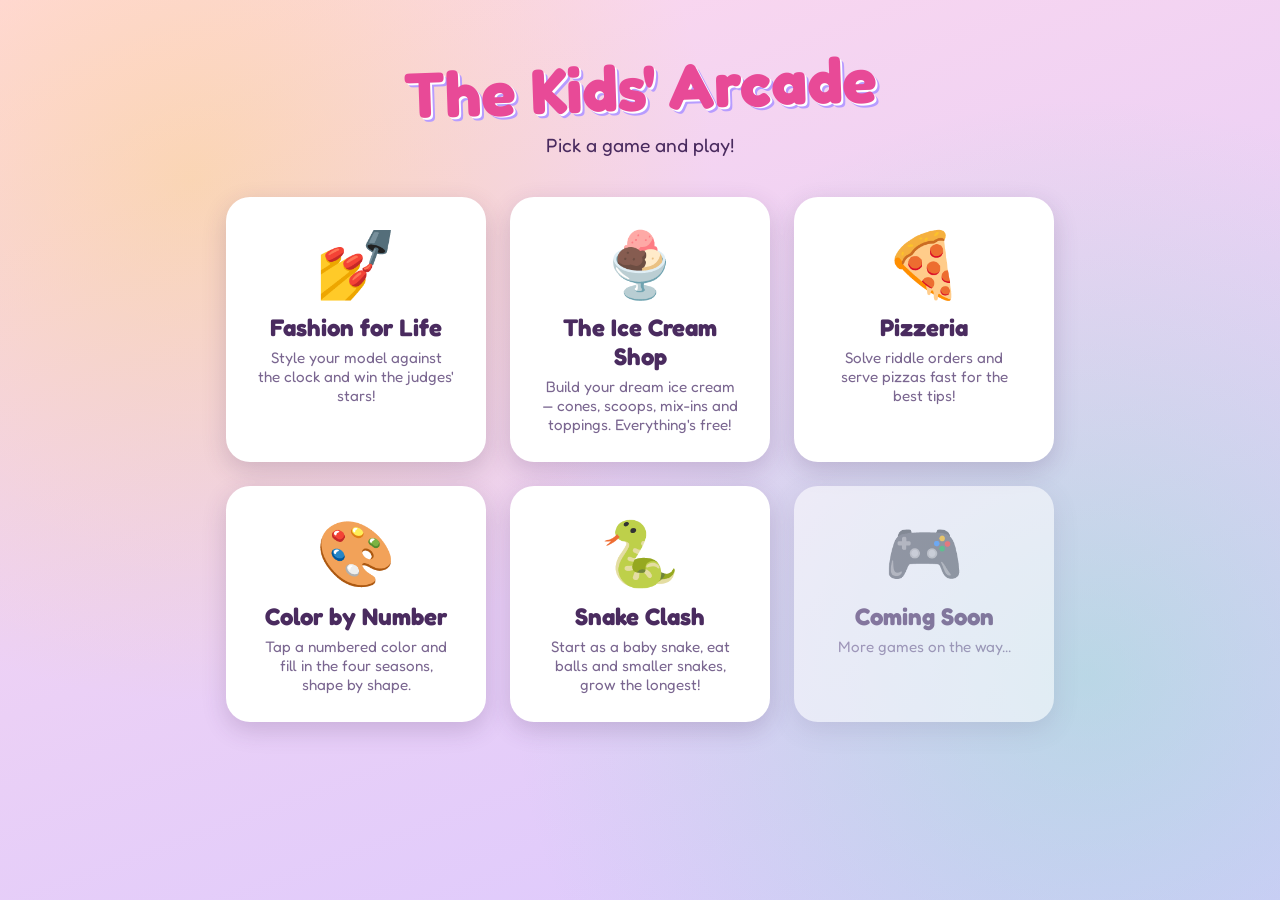
<file: index.html>
<!DOCTYPE html>
<html lang="en">
<head>
<meta charset="UTF-8">
<meta name="viewport" content="width=device-width, initial-scale=1">
<title>The Kids' Arcade</title>
<link href="https://fonts.googleapis.com/css2?family=Fredoka:wght@400;600;700&display=swap" rel="stylesheet">
<style>
  * { margin: 0; padding: 0; box-sizing: border-box; }
  body {
    font-family: 'Fredoka', 'Chalkboard SE', 'Comic Sans MS', sans-serif;
    min-height: 100dvh;
    display: flex; flex-direction: column; align-items: center;
    padding: 48px 20px;
    color: #4a2b5f;
    background:
      radial-gradient(circle at 15% 20%, rgba(255, 212, 71, .35), transparent 40%),
      radial-gradient(circle at 85% 75%, rgba(127, 232, 198, .4), transparent 45%),
      linear-gradient(160deg, #ffd9ec, #d9c8ff);
  }
  h1 {
    font-size: clamp(2.4rem, 7vw, 4rem);
    color: #e84a97;
    text-shadow: 2px 2px 0 #fff, 4px 4px 0 #b79cff;
    transform: rotate(-2deg);
    margin-bottom: 8px;
  }
  .sub { font-size: 1.2rem; margin-bottom: 40px; }
  .games { display: flex; flex-wrap: wrap; gap: 24px; justify-content: center; max-width: 900px; }
  .game-card {
    display: block; text-decoration: none; color: inherit;
    background: #fff; border-radius: 24px; padding: 28px 32px;
    width: 260px; text-align: center;
    box-shadow: 0 8px 24px rgba(74, 43, 95, .2);
    transition: transform .15s;
  }
  .game-card:hover, .game-card:focus-visible { transform: translateY(-6px) rotate(-1deg); }
  .game-card .icon { font-size: 4rem; }
  .game-card h2 { font-size: 1.5rem; margin: 10px 0 6px; }
  .game-card p { font-size: .95rem; color: #7a6690; }
  .soon { opacity: .55; pointer-events: none; }
</style>
</head>
<body>
  <h1>The Kids' Arcade</h1>
  <p class="sub">Pick a game and play!</p>
  <div class="games">
    <a class="game-card" href="fashion-for-life/">
      <div class="icon">💅</div>
      <h2>Fashion for Life</h2>
      <p>Style your model against the clock and win the judges' stars!</p>
    </a>
    <a class="game-card" href="ice-cream-shop/">
      <div class="icon">🍨</div>
      <h2>The Ice Cream Shop</h2>
      <p>Build your dream ice cream — cones, scoops, mix-ins and toppings. Everything's free!</p>
    </a>
    <a class="game-card" href="pizzeria/">
      <div class="icon">🍕</div>
      <h2>Pizzeria</h2>
      <p>Solve riddle orders and serve pizzas fast for the best tips!</p>
    </a>
    <a class="game-card" href="color-by-number/">
      <div class="icon">🎨</div>
      <h2>Color by Number</h2>
      <p>Tap a numbered color and fill in the four seasons, shape by shape.</p>
    </a>
    <a class="game-card" href="snake-clash/">
      <div class="icon">🐍</div>
      <h2>Snake Clash</h2>
      <p>Start as a baby snake, eat balls and smaller snakes, grow the longest!</p>
    </a>
    <div class="game-card soon">
      <div class="icon">🎮</div>
      <h2>Coming Soon</h2>
      <p>More games on the way…</p>
    </div>
  </div>
</body>
</html>
</file>
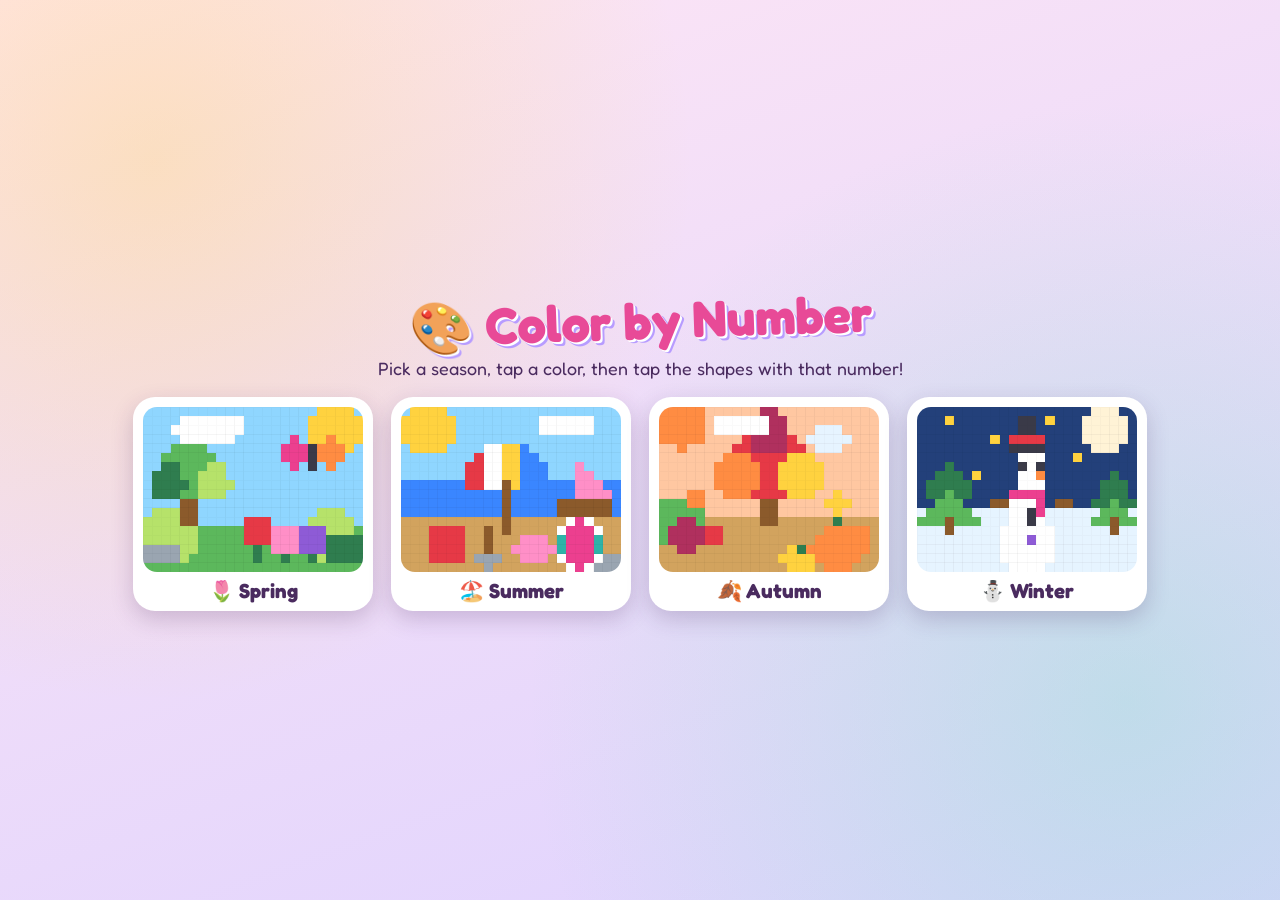
<file: color-by-number/index.html>
<!DOCTYPE html>
<html lang="en">
<head>
<meta charset="UTF-8">
<meta name="viewport" content="width=device-width, initial-scale=1, maximum-scale=1, user-scalable=no">
<meta name="apple-mobile-web-app-capable" content="yes">
<title>Color by Number</title>
<link href="https://fonts.googleapis.com/css2?family=Fredoka:wght@400;500;600;700&display=swap" rel="stylesheet">
<link rel="stylesheet" href="style.css">
</head>
<body>

<!-- pick a scene -->
<div id="screen-pick" class="screen active">
  <h1>🎨 Color by Number</h1>
  <p class="sub">Pick a season, tap a color, then tap the shapes with that number!</p>
  <div id="sceneList" class="scene-list"></div>
</div>

<!-- coloring -->
<div id="screen-color" class="screen">
  <header class="top-bar">
    <button id="btnBack" class="small-btn">◀ Pictures</button>
    <span id="sceneName" class="scene-name"></span>
    <span id="progress" class="progress"></span>
  </header>

  <div class="work">
    <div id="canvas" class="canvas"></div>
    <div id="palette" class="palette"></div>
  </div>
</div>

<!-- finished -->
<div id="overlay-done" class="overlay hidden">
  <div class="done-card">
    <div class="done-face">🎉</div>
    <h2 id="doneTitle"></h2>
    <div id="donePic" class="done-pic"></div>
    <div class="done-btns">
      <button id="btnSave" class="big-btn">📸 Save picture</button>
      <button id="btnAgain" class="small-btn">🔁 Color it again</button>
      <button id="btnPickNew" class="small-btn">🖼 Another picture</button>
    </div>
  </div>
</div>

<script src="game.js"></script>
</body>
</html>
</file>
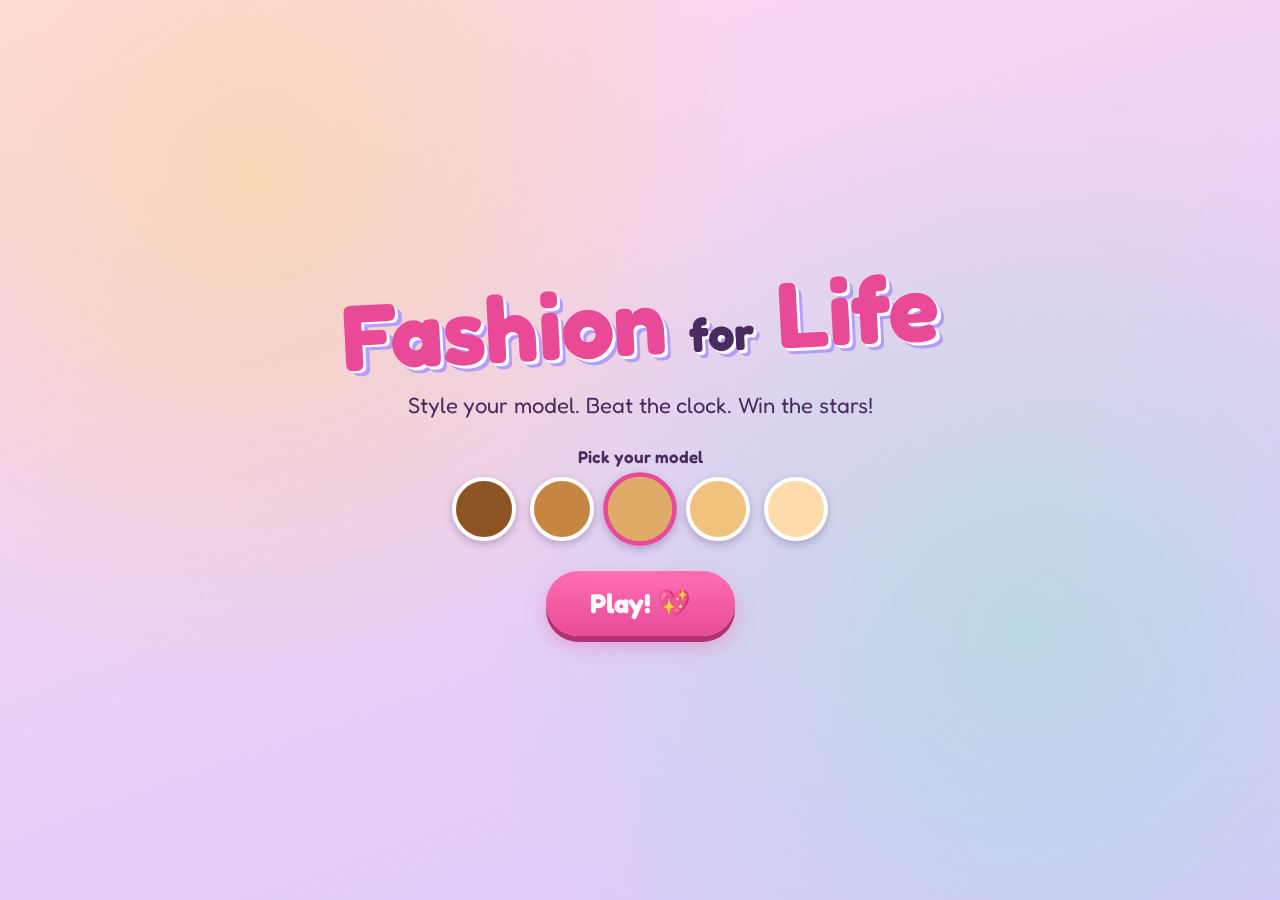
<file: fashion-for-life/index.html>
<!DOCTYPE html>
<html lang="en">
<head>
<meta charset="UTF-8">
<meta name="viewport" content="width=device-width, initial-scale=1, maximum-scale=1, user-scalable=no">
<meta name="apple-mobile-web-app-capable" content="yes">
<title>Fashion for Life</title>
<link rel="preconnect" href="https://fonts.googleapis.com">
<link href="https://fonts.googleapis.com/css2?family=Fredoka:wght@400;500;600;700&display=swap" rel="stylesheet">
<link rel="stylesheet" href="style.css">
</head>
<body>

<!-- TITLE -->
<div id="screen-title" class="screen active">
  <div class="title-card">
    <h1 class="game-title">Fashion <span>for</span> Life</h1>
    <p class="tagline">Style your model. Beat the clock. Win the stars!</p>
    <div class="skin-pick">
      <p>Pick your model</p>
      <div id="skinRow"></div>
    </div>
    <button id="btnPlay" class="big-btn">Play! 💖</button>
  </div>
</div>

<!-- THEME ANNOUNCEMENT -->
<div id="overlay-theme" class="overlay hidden">
  <div class="theme-card">
    <p class="round-label" id="themeRound"></p>
    <div class="theme-emoji" id="themeEmoji"></div>
    <h2 id="themeName"></h2>
    <p class="theme-hint" id="themeHint"></p>
    <p class="theme-time" id="themeTime"></p>
  </div>
</div>

<!-- SALON -->
<div id="screen-salon" class="screen">
  <header class="salon-header">
    <div class="theme-banner" id="salonTheme"></div>
    <div class="timer" id="timer">⏰ 90</div>
    <button id="btnDone" class="done-btn">Done! ✨</button>
  </header>
  <main class="salon-main">
    <div class="doll-area">
      <div class="mirror"></div>
      <div id="dollWrap"></div>
      <div class="salon-chair"></div>
    </div>
    <div class="panel">
      <nav class="tabs" id="tabs"></nav>
      <div class="tab-content" id="tabContent"></div>
    </div>
  </main>
</div>

<!-- STAGE -->
<div id="screen-stage" class="screen">
  <div class="curtain left"></div>
  <div class="curtain right"></div>
  <div class="stage-inner">
    <h2 class="stage-title" id="stageTitle">Judging time!</h2>
    <div class="spotlight">
      <div id="stageDoll"></div>
    </div>
    <div id="poseBar" class="pose-bar hidden">
      <p>Strike a pose!</p>
      <div id="poseBtns" class="pose-btns"></div>
      <button id="btnReady" class="big-btn">Ready! ✨</button>
    </div>
    <div class="judges" id="judges"></div>
    <div class="player-stars" id="playerStars"></div>
    <div id="scoreboard" class="scoreboard hidden"></div>
    <div class="stage-btns">
      <button id="btnPhoto" class="done-btn hidden">📸 Save Photo</button>
      <button id="btnNext" class="big-btn hidden">Next ➜</button>
    </div>
  </div>
</div>

<!-- UNLOCKS -->
<div id="overlay-unlock" class="overlay hidden">
  <div class="unlock-card">
    <h2>🎁 New Supplies!</h2>
    <div id="unlockItems"></div>
    <button id="btnUnlockOk" class="big-btn">Yay!</button>
  </div>
</div>

<!-- FINAL -->
<div id="screen-final" class="screen">
  <div class="final-card">
    <div class="trophy">🏆</div>
    <h2 id="finalTitle"></h2>
    <div id="finalBoard"></div>
    <button id="btnPhotoFinal" class="done-btn">📸 Save Photo</button>
    <button id="btnAgain" class="big-btn">Play Again 💫</button>
  </div>
</div>

<script src="game.js"></script>
</body>
</html>
</file>
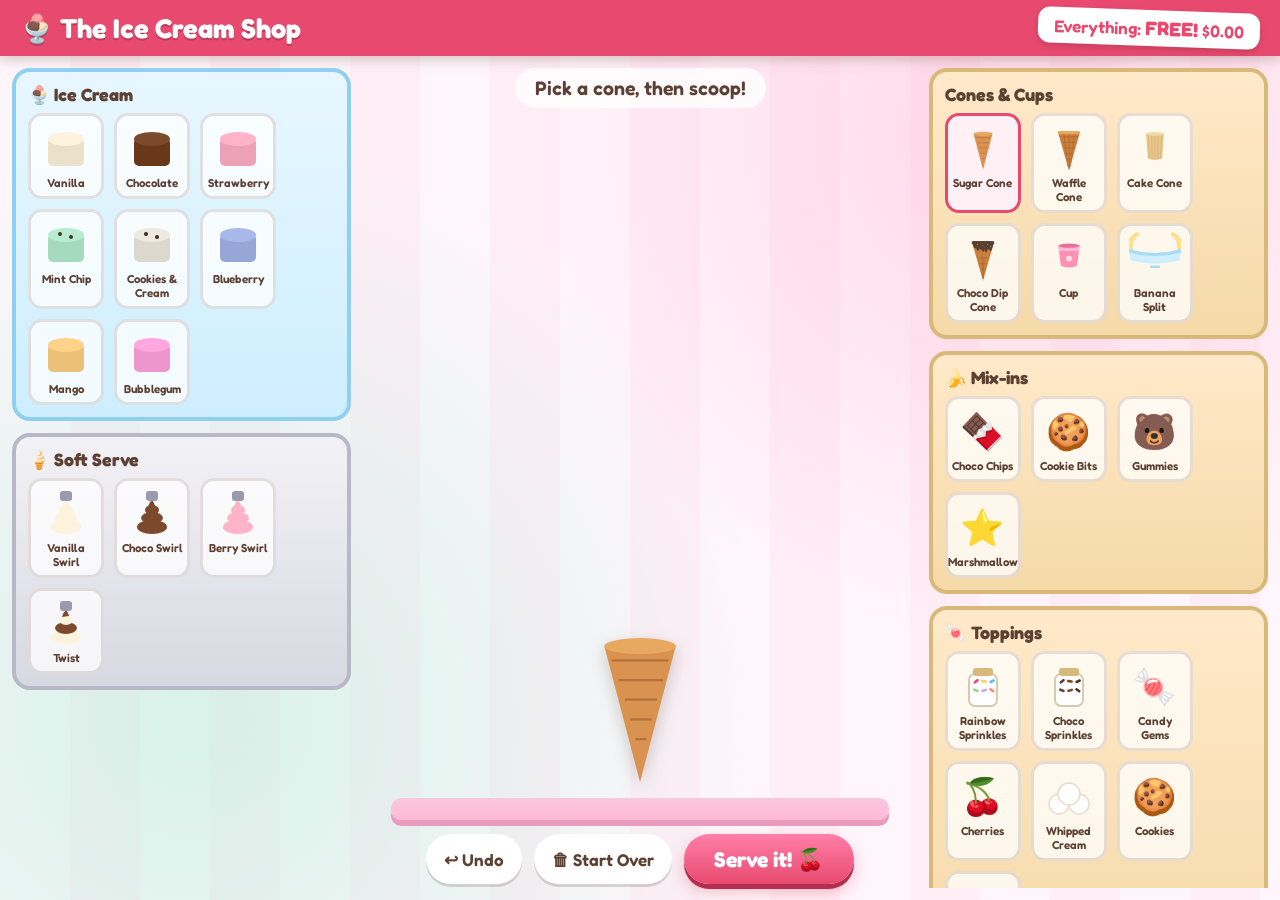
<file: ice-cream-shop/index.html>
<!DOCTYPE html>
<html lang="en">
<head>
<meta charset="UTF-8">
<meta name="viewport" content="width=device-width, initial-scale=1, maximum-scale=1, user-scalable=no">
<meta name="apple-mobile-web-app-capable" content="yes">
<title>The Ice Cream Shop</title>
<link href="https://fonts.googleapis.com/css2?family=Fredoka:wght@400;500;600;700&display=swap" rel="stylesheet">
<link rel="stylesheet" href="style.css">
</head>
<body>

<header class="shop-header">
  <h1>🍨 The Ice Cream Shop</h1>
  <div class="price-sign">Everything: <b>FREE!</b> $0.00</div>
</header>

<main class="shop">
  <!-- left: freezer + soft serve -->
  <section class="station">
    <div class="freezer">
      <div class="station-label">🍨 Ice Cream</div>
      <div class="tubs" id="tubs"></div>
    </div>
    <div class="machine">
      <div class="station-label">🍦 Soft Serve</div>
      <div class="levers" id="levers"></div>
    </div>
  </section>

  <!-- center: the creation -->
  <section class="counter">
    <div id="scoopCount" class="scoop-count">Pick a cone, then scoop!</div>
    <div id="creation"></div>
    <div class="counter-top"></div>
    <div class="build-btns">
      <button id="btnUndo" class="small-btn">↩︎ Undo</button>
      <button id="btnClear" class="small-btn">🗑 Start Over</button>
      <button id="btnServe" class="serve-btn">Serve it! 🍒</button>
    </div>
  </section>

  <!-- right: cones + shelves -->
  <section class="shelves">
    <div class="shelf">
      <div class="station-label">Cones &amp; Cups</div>
      <div class="shelf-row" id="cones"></div>
    </div>
    <div class="shelf">
      <div class="station-label">🍌 Mix-ins</div>
      <div class="shelf-row" id="mixins"></div>
    </div>
    <div class="shelf">
      <div class="station-label">🍬 Toppings</div>
      <div class="shelf-row" id="toppings"></div>
    </div>
  </section>
</main>

<!-- serve overlay -->
<div id="overlay-serve" class="overlay hidden">
  <div class="serve-card">
    <h2 id="compliment">Yummy!</h2>
    <div id="servedCreation"></div>
    <p class="receipt">Total: <b>$0.00 — FREE!</b></p>
    <div class="serve-btns">
      <button id="btnSave" class="small-btn">📸 Save Picture</button>
      <button id="btnAnother" class="serve-btn">Make Another 🍨</button>
    </div>
  </div>
</div>

<script src="game.js"></script>
</body>
</html>
</file>
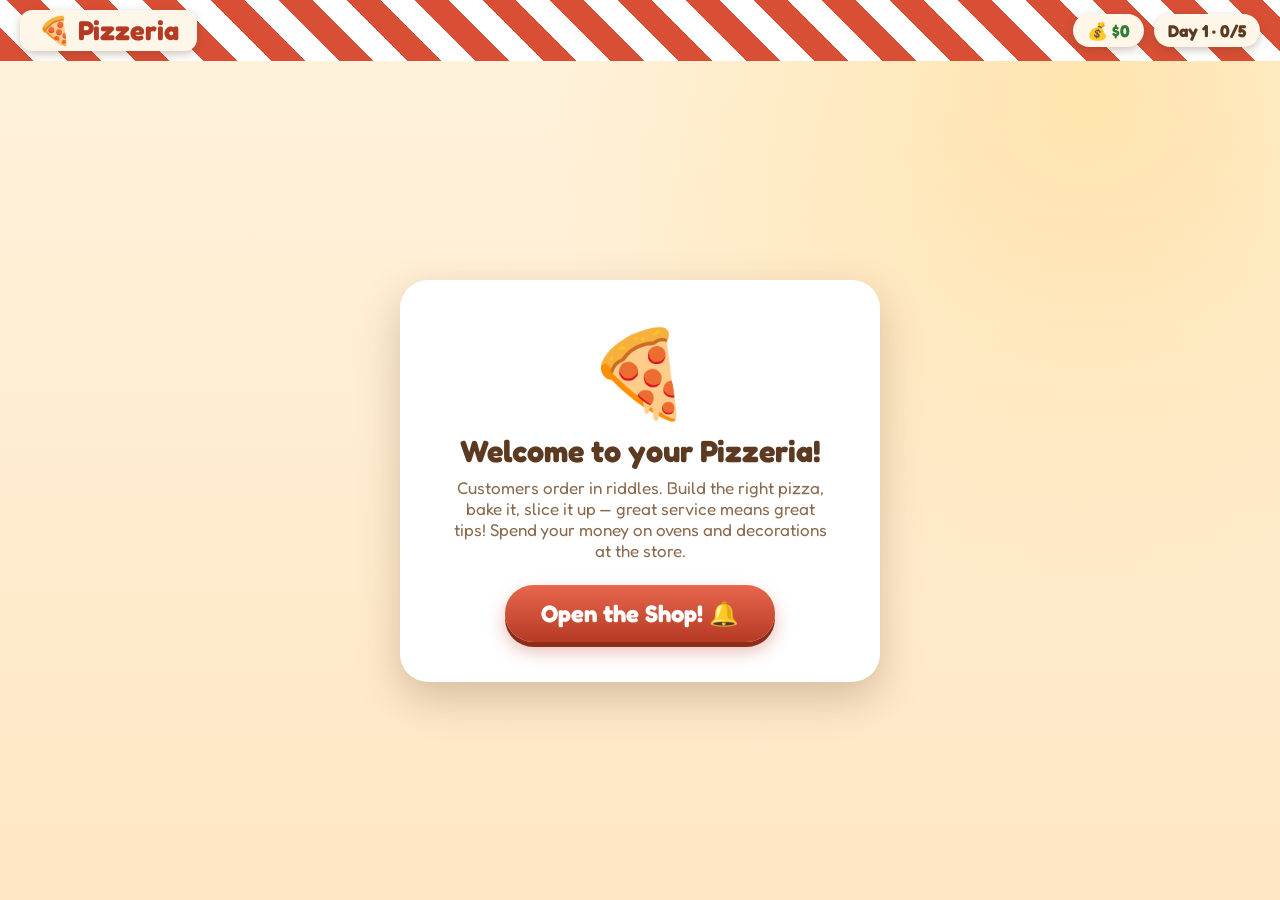
<file: pizzeria/index.html>
<!DOCTYPE html>
<html lang="en">
<head>
<meta charset="UTF-8">
<meta name="viewport" content="width=device-width, initial-scale=1, maximum-scale=1, user-scalable=no">
<meta name="apple-mobile-web-app-capable" content="yes">
<title>Pizzeria</title>
<link href="https://fonts.googleapis.com/css2?family=Fredoka:wght@400;500;600;700&display=swap" rel="stylesheet">
<link rel="stylesheet" href="style.css">
</head>
<body>

<header class="top-bar">
  <h1>🍕 Pizzeria</h1>
  <div class="hud">
    <span id="money" class="money">💰 $0</span>
    <span id="served" class="served">Customers: 0</span>
  </div>
</header>

<!-- title -->
<div id="screen-title" class="screen active">
  <div class="title-card">
    <div class="title-pizza">🍕</div>
    <h2>Welcome to your Pizzeria!</h2>
    <p>Customers order in riddles. Build the right pizza, bake it, slice it up — great service means great tips! Spend your money on ovens and decorations at the store.</p>
    <button id="btnOpen" class="big-btn">Open the Shop! 🔔</button>
  </div>
</div>

<!-- shop -->
<div id="screen-shop" class="screen">
  <div class="customer-row">
    <div class="customer">
      <div id="custFace" class="cust-face">🧑</div>
      <div id="custName" class="cust-name"></div>
    </div>
    <div class="bubble">
      <span id="riddle"></span>
      <button id="btnSpeak" class="speak-btn" aria-label="Read the order aloud">🔊</button>
    </div>
    <div class="patience">
      <div class="patience-label">Patience</div>
      <div class="patience-track"><div id="patienceBar" class="patience-bar"></div></div>
    </div>
  </div>

  <div id="decorShelf" class="decor-shelf hidden"></div>

  <div class="work-area">
    <div id="targetChips" class="target-chips hidden">
      <button class="chip sel" data-target="whole">Whole 🍕</button>
      <button class="chip" data-target="left">Left half ◐</button>
      <button class="chip" data-target="right">Right half ◑</button>
    </div>
    <div id="pizza"></div>
    <div class="actions">
      <button id="btnClearPizza" class="small-btn">🗑 Scrape it off</button>
      <button id="btnServePizza" class="serve-btn">Bake it! 🔥</button>
    </div>
  </div>

  <div class="drawers">
    <div class="station-label">🍅 Sauce &amp; Cheese</div>
    <div id="baseBins" class="bins"></div>
    <div class="station-label">🧀 Topping Drawers</div>
    <div id="bins" class="bins"></div>
  </div>
</div>

<!-- oven & slicing -->
<div id="overlay-oven" class="overlay hidden">
  <div class="oven-card">
    <div id="ovenLabel" class="oven-label">Into the oven! 🔥</div>
    <div id="ovenStage" class="oven-stage"></div>
    <div id="ovenTrack" class="oven-track"><div id="ovenBar" class="oven-bar"></div></div>
  </div>
</div>

<!-- result -->
<div id="overlay-result" class="overlay hidden">
  <div class="result-card">
    <div id="resultFace" class="result-face">😊</div>
    <h2 id="resultTitle"></h2>
    <p id="resultDetail"></p>
    <p id="resultMoney" class="result-money"></p>
    <button id="btnNextCust" class="big-btn">Next Customer 🔔</button>
  </div>
</div>

<!-- day complete -->
<div id="overlay-day" class="overlay hidden">
  <div class="result-card">
    <div class="result-face">🌙</div>
    <h2 id="dayTitle"></h2>
    <p id="daySummary"></p>
    <p id="dayMoney" class="result-money"></p>
    <button id="btnStoreOpen" class="big-btn store-btn">Visit the Store 🛍</button>
    <button id="btnNextDay" class="big-btn"></button>
  </div>
</div>

<!-- store -->
<div id="overlay-store" class="overlay hidden">
  <div class="result-card">
    <h2>🛍 Pizzeria Store</h2>
    <p id="storeMoney" class="result-money"></p>
    <div id="storeList" class="store-list"></div>
    <button id="btnStoreDone" class="big-btn">Back to the shop! 🍕</button>
  </div>
</div>

<!-- unlock -->
<div id="overlay-unlock" class="overlay hidden">
  <div class="result-card">
    <h2>🎉 New Toppings Unlocked!</h2>
    <div id="unlockList" class="unlock-list"></div>
    <button id="btnUnlockOk" class="big-btn">Awesome!</button>
  </div>
</div>

<script src="game.js"></script>
</body>
</html>
</file>
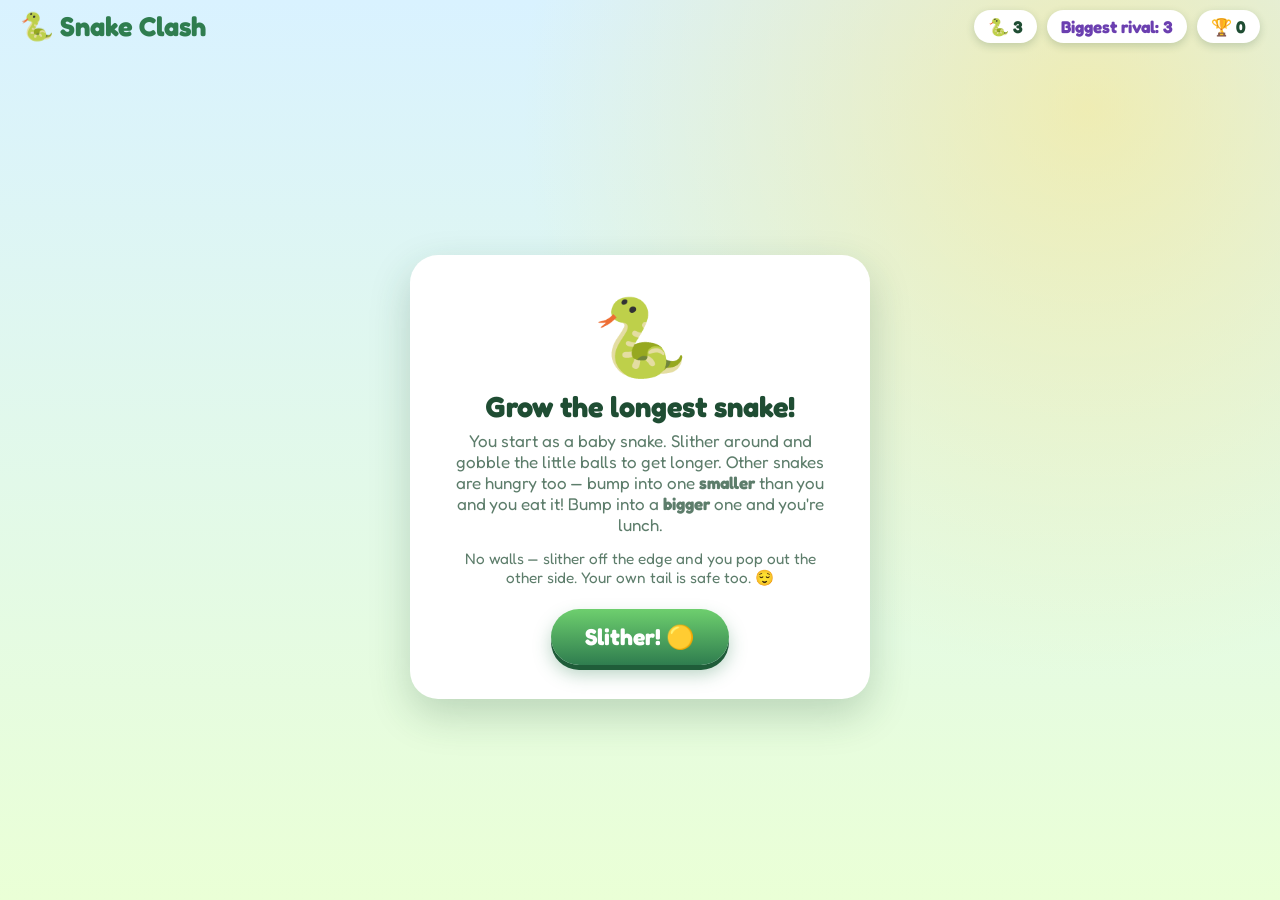
<file: snake-clash/index.html>
<!DOCTYPE html>
<html lang="en">
<head>
<meta charset="UTF-8">
<meta name="viewport" content="width=device-width, initial-scale=1, maximum-scale=1, user-scalable=no">
<meta name="apple-mobile-web-app-capable" content="yes">
<title>Snake Clash</title>
<link href="https://fonts.googleapis.com/css2?family=Fredoka:wght@400;500;600;700&display=swap" rel="stylesheet">
<link rel="stylesheet" href="style.css">
</head>
<body>

<header class="top-bar">
  <h1>🐍 Snake Clash</h1>
  <div class="hud">
    <span id="score" class="pill">🐍 3</span>
    <span id="rivalSize" class="pill rival">Biggest rival: 3</span>
    <span id="best" class="pill">🏆 0</span>
  </div>
</header>

<!-- title -->
<div id="screen-title" class="screen active">
  <div class="title-card">
    <div class="title-snake">🐍</div>
    <h2>Grow the longest snake!</h2>
    <p>You start as a baby snake. Slither around and gobble the little balls to get longer.
      Other snakes are hungry too — bump into one <b>smaller</b> than you and you eat it!
      Bump into a <b>bigger</b> one and you're lunch.</p>
    <p class="tip">No walls — slither off the edge and you pop out the other side. Your own tail is safe too. 😌</p>
    <button id="btnPlay" class="big-btn">Slither! 🟡</button>
  </div>
</div>

<!-- play -->
<div id="screen-play" class="screen">
  <div id="board" class="board-wrap"></div>
  <p class="hint">Swipe up, down, left or right to turn</p>
</div>

<!-- game over -->
<div id="overlay-over" class="overlay hidden">
  <div class="over-card">
    <div class="over-face">😵</div>
    <h2 id="overTitle"></h2>
    <p id="overScore"></p>
    <button id="btnAgain" class="big-btn">Play again 🐍</button>
    <button id="btnQuit" class="small-btn">Back to start</button>
  </div>
</div>

<script src="game.js"></script>
</body>
</html>
</file>
<file: color-by-number/style.css>
/* Color by Number — bright paint-box look */
:root {
  --plum: #4a2b5f;
  --pink: #e84a97;
  --paper: #fffdf7;
  font-size: 17px;
}

* { margin: 0; padding: 0; box-sizing: border-box; touch-action: manipulation; -webkit-user-select: none; user-select: none; -webkit-tap-highlight-color: transparent; }

body {
  font-family: 'Fredoka', 'Chalkboard SE', 'Comic Sans MS', sans-serif;
  color: var(--plum);
  height: 100dvh;
  display: flex; flex-direction: column;
  overflow: hidden;
  background:
    radial-gradient(circle at 12% 18%, rgba(255, 212, 71, .3), transparent 40%),
    radial-gradient(circle at 88% 78%, rgba(127, 232, 198, .35), transparent 45%),
    linear-gradient(160deg, #ffe6f4, #ddd2ff);
}

button { font-family: inherit; color: inherit; border: none; cursor: pointer; }
.hidden { display: none !important; }

.screen { flex: 1; display: none; min-height: 0; }
.screen.active { display: flex; flex-direction: column; }

/* picker */
#screen-pick { align-items: center; justify-content: center; gap: 6px; padding: 16px; overflow-y: auto; }
#screen-pick h1 {
  font-size: clamp(2rem, 6vw, 3rem); color: var(--pink);
  text-shadow: 2px 2px 0 #fff, 4px 4px 0 #b79cff; transform: rotate(-2deg);
}
.sub { font-size: 1.05rem; margin-bottom: 12px; text-align: center; }
.scene-list { display: flex; flex-wrap: wrap; gap: 18px; justify-content: center; }
.scene-card {
  background: #fff; border-radius: 22px; padding: 10px 10px 6px;
  width: min(40vw, 240px);
  box-shadow: 0 8px 22px rgba(74, 43, 95, .22);
  transition: transform .15s;
}
.scene-card:active { transform: scale(.95); }
.thumb svg { width: 100%; display: block; border-radius: 14px; }
.scene-title { font-size: 1.2rem; font-weight: 700; padding: 6px 0 2px; }

/* top bar */
.top-bar {
  display: flex; align-items: center; justify-content: space-between; gap: 10px;
  padding: 8px 14px;
}
.scene-name { font-size: 1.3rem; font-weight: 700; }
.progress {
  background: #fff; padding: 5px 14px; border-radius: 999px; font-weight: 600;
  box-shadow: 0 3px 8px rgba(74, 43, 95, .18);
}
.small-btn {
  background: #fff; font-weight: 600; padding: 9px 16px; border-radius: 999px;
  box-shadow: 0 3px 0 rgba(74, 43, 95, .25);
}
.small-btn:active { transform: translateY(3px); box-shadow: none; }

/* work area: canvas + palette. Landscape = side by side, portrait = stacked. */
.work { flex: 1; display: flex; gap: 12px; padding: 0 14px 14px; min-height: 0; }
.canvas {
  flex: 1; display: flex; align-items: center; justify-content: center; min-width: 0;
}
.canvas svg {
  max-width: 100%; max-height: 100%;
  touch-action: none;           /* swiping across squares must not scroll the page */
  background: #fff; border-radius: 18px;
  box-shadow: 0 10px 26px rgba(74, 43, 95, .25);
}
.cell { cursor: pointer; stroke: #d6d9e2; stroke-width: .03; }
.cell.done { stroke: rgba(0, 0, 0, .07); }
.cell.hl { fill: #c7d0ff; }          /* squares wanting the picked color */
/* wrong square: a soft blush, no jumping about */
.cell.nope { animation: nope .4s ease-out; }
@keyframes nope { 0%, 60% { fill: #ffc2cb; } 100% { fill: #eceef3; } }

.palette {
  display: grid; gap: 6px; align-content: start;
  grid-template-columns: repeat(3, 52px);
  overflow-y: auto; padding: 2px;
}
.swatch {
  width: 52px; height: 52px; border-radius: 12px;
  border: 3px solid rgba(74, 43, 95, .25);
  display: flex; align-items: center; justify-content: center;
  box-shadow: 0 3px 6px rgba(74, 43, 95, .2);
}
.sw-num { font-size: 1.15rem; font-weight: 700; }
.swatch.sel { border-color: var(--plum); transform: scale(1.1); box-shadow: 0 0 0 3px #fff, 0 4px 10px rgba(74, 43, 95, .35); }
.swatch:active { transform: scale(.9); }

/* portrait: palette becomes a strip under the picture */
@media (max-aspect-ratio: 4/5) {
  .work { flex-direction: column; }
  .canvas { min-height: 0; }
  .palette {
    grid-template-columns: repeat(auto-fit, minmax(44px, 1fr));
    max-height: 30dvh; flex: none;
  }
  .swatch { width: 100%; height: 46px; }
}

/* finished overlay */
.overlay {
  position: fixed; inset: 0; z-index: 50;
  background: rgba(74, 43, 95, .55);
  display: flex; align-items: center; justify-content: center; padding: 16px;
}
.done-card {
  background: var(--paper); border-radius: 28px; padding: 20px 28px;
  text-align: center; box-shadow: 0 20px 50px rgba(0, 0, 0, .3);
  animation: pop .4s cubic-bezier(.2, 1.6, .4, 1);
  max-width: 92vw; max-height: 92dvh; overflow-y: auto;
}
@keyframes pop { from { transform: scale(.5); opacity: 0; } to { transform: scale(1); opacity: 1; } }
.done-face { font-size: 3.4rem; }
.done-card h2 { font-size: 1.6rem; margin-bottom: 10px; }
.done-pic svg { width: min(60vw, 420px); border-radius: 14px; box-shadow: 0 6px 16px rgba(74, 43, 95, .25); }
.done-btns { display: flex; flex-wrap: wrap; gap: 10px; justify-content: center; margin-top: 14px; }
.big-btn {
  background: linear-gradient(180deg, #f472b6, var(--pink));
  color: #fff; font-size: 1.2rem; font-weight: 700;
  padding: 12px 26px; border-radius: 999px;
  box-shadow: 0 5px 0 #b52d70, 0 9px 18px rgba(232, 74, 151, .35);
}
.big-btn:active { transform: translateY(4px); box-shadow: 0 1px 0 #b52d70; }

@media (prefers-reduced-motion: reduce) {
  *, *::before, *::after { animation: none !important; transition: none !important; }
}
</file>
<file: fashion-for-life/style.css>
/* Fashion for Life — candy salon */
:root {
  --berry: #4a2b5f;
  --pink: #ff6fb5;
  --pink-deep: #e84a97;
  --lav: #b79cff;
  --mint: #7fe8c6;
  --sun: #ffd447;
  --cloud: #fff6fb;
  --panel: #ffffff;
  font-size: 17px;
}

* { margin: 0; padding: 0; box-sizing: border-box; touch-action: manipulation; -webkit-user-select: none; user-select: none; -webkit-tap-highlight-color: transparent; }

body {
  font-family: 'Fredoka', 'Chalkboard SE', 'Comic Sans MS', sans-serif;
  color: var(--berry);
  background: var(--cloud);
  overflow: hidden;
  height: 100dvh;
}

.screen { position: fixed; inset: 0; display: none; }
.screen.active { display: flex; flex-direction: column; }
.hidden { display: none !important; }

button { font-family: inherit; color: inherit; border: none; cursor: pointer; }

.big-btn {
  background: linear-gradient(180deg, var(--pink), var(--pink-deep));
  color: #fff;
  font-size: 1.6rem;
  font-weight: 700;
  padding: 16px 44px;
  border-radius: 999px;
  box-shadow: 0 6px 0 #b23274, 0 10px 20px rgba(232, 74, 151, .35);
  transition: transform .1s;
}
.big-btn:active { transform: translateY(4px); box-shadow: 0 2px 0 #b23274; }

/* ---------- title ---------- */
#screen-title {
  align-items: center; justify-content: center;
  background:
    radial-gradient(circle at 20% 20%, rgba(255, 212, 71, .35), transparent 40%),
    radial-gradient(circle at 80% 70%, rgba(127, 232, 198, .4), transparent 45%),
    linear-gradient(160deg, #ffd9ec, #d9c8ff);
}
.title-card { text-align: center; padding: 24px; }
.game-title {
  font-size: clamp(3rem, 9vw, 5.5rem);
  font-weight: 700;
  color: var(--pink-deep);
  text-shadow: 3px 3px 0 #fff, 6px 6px 0 var(--lav);
  transform: rotate(-3deg);
}
.game-title span { color: var(--berry); font-size: .5em; }
.tagline { font-size: 1.3rem; margin: 14px 0 28px; }
.skin-pick p { font-weight: 600; margin-bottom: 10px; }
#skinRow { display: flex; gap: 14px; justify-content: center; margin-bottom: 30px; }
.skin-dot {
  width: 64px; height: 64px; border-radius: 50%;
  border: 4px solid #fff; box-shadow: 0 3px 8px rgba(74, 43, 95, .3);
}
.skin-dot.sel { border-color: var(--pink-deep); transform: scale(1.15); }

/* ---------- theme overlay ---------- */
.overlay {
  position: fixed; inset: 0; z-index: 50;
  background: rgba(74, 43, 95, .55);
  display: flex; align-items: center; justify-content: center;
}
.unlock-card { max-height: 88dvh; overflow-y: auto; }
.theme-card, .unlock-card {
  background: #fff; border-radius: 28px; padding: 36px 48px;
  text-align: center; box-shadow: 0 20px 50px rgba(0, 0, 0, .3);
  animation: pop .4s cubic-bezier(.2, 1.6, .4, 1);
  max-width: 90vw;
}
.round-label { font-weight: 600; color: var(--pink-deep); letter-spacing: .1em; text-transform: uppercase; }
.theme-emoji { font-size: 5rem; margin: 8px 0; }
.theme-card h2 { font-size: 2.4rem; }
.theme-hint { margin-top: 8px; font-size: 1.1rem; color: #7a6690; }
.theme-time { margin-top: 14px; font-size: 1.4rem; font-weight: 700; color: var(--pink-deep); }

@keyframes pop { from { transform: scale(.5); opacity: 0; } to { transform: scale(1); opacity: 1; } }

/* ---------- salon ---------- */
#screen-salon {
  background:
    repeating-linear-gradient(90deg, #ffe3f1 0 60px, #ffd3e9 60px 120px);
}
.salon-header {
  display: flex; align-items: center; gap: 12px;
  padding: 10px 16px;
  background: #fff; box-shadow: 0 3px 10px rgba(74, 43, 95, .15);
  z-index: 5;
}
.theme-banner { flex: 1; font-weight: 600; font-size: 1.15rem; white-space: nowrap; overflow: hidden; text-overflow: ellipsis; }
.timer {
  font-size: 1.5rem; font-weight: 700;
  background: var(--sun); padding: 6px 18px; border-radius: 999px;
  min-width: 110px; text-align: center;
}
.timer.low { background: #ff5252; color: #fff; animation: pulse .5s infinite alternate; }
@keyframes pulse { to { transform: scale(1.12); } }
.done-btn {
  background: var(--mint); font-size: 1.2rem; font-weight: 700;
  padding: 10px 22px; border-radius: 999px;
  box-shadow: 0 4px 0 #3fbf92;
}
.done-btn:active { transform: translateY(3px); box-shadow: none; }

.salon-main { flex: 1; display: flex; min-height: 0; }
.doll-area {
  flex: 1.2; position: relative;
  display: flex; align-items: center; justify-content: center;
}
.mirror {
  position: absolute; width: min(46vh, 320px); height: min(74vh, 500px);
  border-radius: 50% 50% 12px 12px / 40% 40% 12px 12px;
  background: linear-gradient(135deg, #eafaff 30%, #cfeeff 60%, #eafaff);
  border: 10px solid #f7b3d3;
  box-shadow: inset 0 0 30px rgba(255, 255, 255, .9), 0 8px 20px rgba(74, 43, 95, .15);
}
#dollWrap, #stageDoll { position: relative; z-index: 2; }
#dollWrap svg, #stageDoll svg { height: min(72vh, 480px); display: block; filter: drop-shadow(0 6px 8px rgba(74, 43, 95, .25)); }
.salon-chair {
  position: absolute; bottom: 4%; width: 200px; height: 26px;
  background: var(--lav); border-radius: 12px;
  box-shadow: 0 8px 0 #9678e0;
}

.sparkle {
  position: absolute; font-size: 2rem; pointer-events: none; z-index: 10;
  animation: sparkfly .7s ease-out forwards;
}
@keyframes sparkfly {
  from { transform: scale(.4) translateY(0); opacity: 1; }
  to { transform: scale(1.4) translateY(-70px); opacity: 0; }
}

.panel {
  flex: 1; display: flex; flex-direction: column;
  background: var(--panel); margin: 14px; margin-left: 0;
  border-radius: 24px; box-shadow: 0 8px 24px rgba(74, 43, 95, .18);
  min-width: 0; overflow: hidden;
}
.tabs { display: flex; background: #f3e9ff; padding: 8px 8px 0; gap: 6px; }
.tab {
  flex: 1; font-size: 1.05rem; font-weight: 600;
  padding: 12px 4px; border-radius: 14px 14px 0 0;
  background: #e5d5fa; color: #8a72a8;
}
.tab.sel { background: #fff; color: var(--berry); }
.tab .tab-emoji { display: block; font-size: 1.5rem; }
.tab-content { flex: 1; overflow-y: auto; -webkit-overflow-scrolling: touch; padding: 14px; }

.opt-group { margin-bottom: 18px; }
.opt-group h3 { font-size: 1rem; margin-bottom: 8px; color: #8a72a8; }
.opt-row { display: flex; flex-wrap: wrap; gap: 10px; }

.swatch {
  width: 56px; height: 56px; border-radius: 50%;
  border: 3px solid rgba(74, 43, 95, .15);
  box-shadow: 0 3px 6px rgba(74, 43, 95, .15);
}
.swatch.sel { border-color: var(--pink-deep); transform: scale(1.12); box-shadow: 0 0 0 3px rgba(232, 74, 151, .3); }
.swatch.glitter { background-image: radial-gradient(circle at 30% 30%, rgba(255,255,255,.9) 2px, transparent 3px), radial-gradient(circle at 65% 55%, rgba(255,255,255,.9) 2px, transparent 3px), radial-gradient(circle at 45% 75%, rgba(255,255,255,.8) 1.5px, transparent 2.5px); }

.item-btn {
  width: 84px; padding: 8px 4px 6px; border-radius: 16px;
  background: #faf5ff; border: 3px solid rgba(74, 43, 95, .12);
  display: flex; flex-direction: column; align-items: center; gap: 2px;
}
.item-btn.sel { border-color: var(--pink-deep); background: #fff0f8; }
.swatch.locked, .item-btn.locked { filter: grayscale(.9); opacity: .45; position: relative; }
.swatch.locked { font-size: 1.2rem; }
.lock-badge {
  position: absolute; top: 4px; right: 4px; font-size: 1rem;
  filter: none;
}
.item-btn svg { width: 56px; height: 56px; }
.item-btn .item-emoji { font-size: 2rem; line-height: 56px; }
.item-btn .item-name { font-size: .72rem; font-weight: 600; text-align: center; }

/* ---------- stage ---------- */
#screen-stage {
  background:
    radial-gradient(ellipse at 50% 30%, #6b4590 0%, #3c2158 65%, #2a1540 100%);
  align-items: center; justify-content: center;
  color: #fff;
}
.curtain {
  position: absolute; top: 0; bottom: 0; width: 14vw; z-index: 1;
  background: repeating-linear-gradient(90deg, #d4356a 0 22px, #b02454 22px 44px);
  box-shadow: inset -10px 0 20px rgba(0, 0, 0, .4);
}
.curtain.left { left: 0; border-radius: 0 30px 30px 0; }
.curtain.right { right: 0; border-radius: 30px 0 0 30px; transform: scaleX(-1); }
.stage-inner {
  position: relative; z-index: 2; height: 100%; width: 100%;
  display: flex; flex-direction: column; align-items: center;
  padding: 12px 12px 32px; gap: 8px;
  overflow-y: auto; -webkit-overflow-scrolling: touch;
}
.stage-inner > * { flex-shrink: 0; }
#btnNext { margin-bottom: 24px; }

.pose-bar { text-align: center; }
.pose-bar p { font-size: 1.2rem; font-weight: 600; margin-bottom: 8px; }
.pose-btns { display: flex; gap: 12px; justify-content: center; margin-bottom: 14px; }
.pose-btn {
  background: rgba(255, 255, 255, .15); color: #fff;
  border: 3px solid transparent; border-radius: 16px;
  padding: 8px 14px; font-size: .95rem; font-weight: 600;
  display: flex; flex-direction: column; align-items: center;
}
.pose-btn span { font-size: 1.8rem; }
.pose-btn.sel { border-color: var(--sun); background: rgba(255, 212, 71, .25); }

.stage-walk { animation: walkin 1.4s ease-out; }
@keyframes walkin {
  from { transform: translateX(-55vw) rotate(-1deg); }
  30% { transform: translateX(-35vw) rotate(1.5deg); }
  60% { transform: translateX(-16vw) rotate(-1.5deg); }
  to { transform: translateX(0) rotate(0); }
}

#dollWrap { transition: transform .9s ease-in-out; }
#dollWrap.walking svg { animation: bob .3s infinite alternate ease-in-out; }
@keyframes bob { to { transform: translateY(-7px) rotate(1.5deg); } }
.stage-title { font-size: 1.8rem; text-shadow: 0 3px 0 rgba(0, 0, 0, .3); }
.spotlight {
  position: relative;
  background: radial-gradient(ellipse at 50% 100%, rgba(255, 244, 180, .35), transparent 70%);
  border-radius: 50%;
  padding: 0 40px;
}
.spotlight svg { height: min(38vh, 300px); }
.judges { display: flex; gap: 26px; }
.judge { text-align: center; }
.judge .j-face { font-size: 2.6rem; }
.judge .j-name { font-size: .85rem; font-weight: 600; }
.judge .j-stars { font-size: 1.1rem; color: var(--sun); min-height: 1.4em; }
.player-stars { font-size: 2.6rem; color: var(--sun); min-height: 1.2em; letter-spacing: .05em; text-shadow: 0 0 14px rgba(255, 212, 71, .7); }
.star-pop { display: inline-block; animation: pop .35s cubic-bezier(.2, 1.6, .4, 1); }

.stage-btns { display: flex; gap: 14px; align-items: center; margin-bottom: 24px; }
.stage-btns .big-btn { margin-bottom: 0; }
.final-card .done-btn { margin-right: 10px; }

.scoreboard {
  background: rgba(255, 255, 255, .12); border-radius: 20px;
  padding: 12px 24px; min-width: min(420px, 88vw);
}
.score-row {
  display: flex; align-items: center; gap: 12px;
  font-size: 1.2rem; padding: 6px 0;
}
.score-row .s-face { font-size: 1.7rem; }
.score-row .s-name { flex: 1; font-weight: 600; }
.score-row .s-stars { color: var(--sun); }
.score-row.winner { color: var(--sun); font-weight: 700; }

/* ---------- unlock / final ---------- */
.unlock-card h2 { font-size: 2rem; margin-bottom: 16px; }
#unlockItems { display: flex; flex-wrap: wrap; gap: 12px; justify-content: center; margin-bottom: 22px; max-width: 70vw; }
#unlockItems .item-btn { pointer-events: none; animation: pop .5s cubic-bezier(.2, 1.6, .4, 1) backwards; }

#screen-final {
  align-items: center; justify-content: center;
  background: linear-gradient(160deg, #ffd9ec, #d9c8ff);
}
.final-card { text-align: center; background: #fff; padding: 36px 56px; border-radius: 28px; box-shadow: 0 20px 50px rgba(74, 43, 95, .3); }
.trophy { font-size: 5rem; animation: pulse 1s infinite alternate; }
.final-card h2 { font-size: 2.2rem; margin: 10px 0 18px; }
#finalBoard { margin-bottom: 24px; }
#finalBoard .score-row { color: var(--berry); font-size: 1.3rem; justify-content: center; }
#finalBoard .s-stars { color: #e6a817; }

/* ---------- portrait iPad ---------- */
@media (max-aspect-ratio: 4/5) {
  .salon-main { flex-direction: column; }
  .doll-area { flex: 1.1; }
  #dollWrap svg { height: min(44vh, 380px); }
  .mirror { width: min(30vh, 240px); height: min(46vh, 380px); }
  .panel { margin: 0; border-radius: 24px 24px 0 0; flex: 1; }
  .swatch { width: 62px; height: 62px; }
}

@media (prefers-reduced-motion: reduce) {
  *, *::before, *::after { animation: none !important; transition: none !important; }
}
</file>
<file: ice-cream-shop/style.css>
/* The Ice Cream Shop — light + colorful parlor */
:root {
  --choco: #5c4033;
  --mint: #bdf0dd;
  --sky: #cdeeff;
  --cream: #fff9ef;
  --pink: #ffb9d5;
  --cherry: #e84a6f;
  font-size: 17px;
}

* { margin: 0; padding: 0; box-sizing: border-box; touch-action: manipulation; -webkit-user-select: none; user-select: none; -webkit-tap-highlight-color: transparent; }

body {
  font-family: 'Fredoka', 'Chalkboard SE', 'Comic Sans MS', sans-serif;
  color: var(--choco);
  height: 100dvh;
  display: flex; flex-direction: column;
  overflow: hidden;
  background:
    radial-gradient(circle at 80% 15%, rgba(255, 185, 213, .5), transparent 40%),
    radial-gradient(circle at 15% 80%, rgba(189, 240, 221, .6), transparent 45%),
    repeating-linear-gradient(90deg, #fff6fb 0 70px, #ffeef6 70px 140px);
}

button { font-family: inherit; color: inherit; border: none; cursor: pointer; }
.hidden { display: none !important; }

.shop-header {
  display: flex; align-items: center; justify-content: space-between;
  padding: 10px 20px;
  background: var(--cherry);
  color: #fff;
  box-shadow: 0 4px 12px rgba(92, 64, 51, .25);
}
.shop-header h1 { font-size: 1.6rem; text-shadow: 0 2px 0 rgba(0, 0, 0, .2); }
.price-sign {
  background: #fff; color: var(--cherry);
  padding: 6px 16px; border-radius: 12px;
  font-weight: 600; transform: rotate(2deg);
  box-shadow: 0 3px 6px rgba(0, 0, 0, .15);
}
.price-sign b { font-size: 1.15em; }

.shop { flex: 1; display: flex; gap: 12px; padding: 12px; min-height: 0; }

.station, .shelves {
  width: 27%; display: flex; flex-direction: column; gap: 12px;
  overflow-y: auto; -webkit-overflow-scrolling: touch;
}
.station-label { font-weight: 700; margin-bottom: 8px; font-size: 1.05rem; }

.freezer {
  background: linear-gradient(180deg, #e8f7ff, var(--sky));
  border: 4px solid #8fd0f0; border-radius: 18px; padding: 12px;
}
.machine {
  background: linear-gradient(180deg, #f2f2f6, #d8d8e2);
  border: 4px solid #b8b8c8; border-radius: 18px; padding: 12px;
}
.shelf {
  background: linear-gradient(180deg, #ffe9c9, #f5d9a8);
  border: 4px solid #d9b97a; border-radius: 18px; padding: 12px;
}

.tubs, .levers, .shelf-row { display: flex; flex-wrap: wrap; gap: 10px; }

.tub, .lever, .shelf-item {
  width: 76px; padding: 6px 4px;
  background: rgba(255, 255, 255, .75);
  border: 3px solid rgba(92, 64, 51, .15); border-radius: 14px;
  display: flex; flex-direction: column; align-items: center; gap: 2px;
  transition: transform .1s;
}
.tub:active, .lever:active, .shelf-item:active { transform: scale(.92); }
.tub svg, .lever svg, .shelf-item svg { width: 52px; height: 52px; }
.shelf-item .big-emoji { font-size: 2.1rem; line-height: 52px; }
.item-name { font-size: .68rem; font-weight: 600; text-align: center; }
.shelf-item.sel, .lever.sel { border-color: var(--cherry); background: #fff0f5; }

.counter {
  flex: 1; display: flex; flex-direction: column; align-items: center; justify-content: flex-end;
  position: relative; min-width: 0;
}
.scoop-count {
  font-size: 1.15rem; font-weight: 600; padding: 8px 20px;
  background: rgba(255, 255, 255, .8); border-radius: 999px;
  margin-bottom: 6px;
}
#creation { flex: 1; display: flex; align-items: flex-end; min-height: 0; }
#creation svg, #servedCreation svg { height: min(52vh, 420px); display: block; filter: drop-shadow(0 6px 8px rgba(92, 64, 51, .25)); }
.counter-top {
  width: 90%; height: 22px; border-radius: 10px;
  background: linear-gradient(180deg, #f7c8de, var(--pink));
  box-shadow: 0 6px 0 #e89cbe;
}
.build-btns { display: flex; gap: 12px; margin: 14px 0 4px; }
.small-btn {
  background: #fff; font-weight: 600; font-size: 1rem;
  padding: 10px 18px; border-radius: 999px;
  box-shadow: 0 3px 0 rgba(92, 64, 51, .2);
}
.serve-btn {
  background: linear-gradient(180deg, #ff7fa8, var(--cherry));
  color: #fff; font-weight: 700; font-size: 1.25rem;
  padding: 12px 30px; border-radius: 999px;
  box-shadow: 0 5px 0 #b52e50, 0 8px 16px rgba(232, 74, 111, .35);
}
.serve-btn:active, .small-btn:active { transform: translateY(3px); box-shadow: none; }

.sparkle {
  position: absolute; font-size: 2rem; pointer-events: none; z-index: 10;
  animation: sparkfly .7s ease-out forwards;
}
@keyframes sparkfly {
  from { transform: scale(.4) translateY(0); opacity: 1; }
  to { transform: scale(1.4) translateY(-70px); opacity: 0; }
}

.overlay {
  position: fixed; inset: 0; z-index: 50;
  background: rgba(92, 64, 51, .5);
  display: flex; align-items: center; justify-content: center;
}
.serve-card {
  background: var(--cream); border-radius: 28px; padding: 26px 44px;
  text-align: center; box-shadow: 0 20px 50px rgba(0, 0, 0, .3);
  animation: pop .45s cubic-bezier(.2, 1.6, .4, 1);
  max-height: 92dvh; overflow-y: auto;
}
.serve-card h2 { font-size: 2.2rem; color: var(--cherry); margin-bottom: 8px; }
#servedCreation svg { height: min(48vh, 380px); margin: 0 auto; }
.receipt { font-size: 1.15rem; margin: 12px 0 18px; }
.serve-btns { display: flex; gap: 12px; justify-content: center; align-items: center; flex-wrap: wrap; }
@keyframes pop { from { transform: scale(.5); opacity: 0; } to { transform: scale(1); opacity: 1; } }

/* portrait: stations stack around the counter */
@media (max-aspect-ratio: 4/5) {
  body { overflow-y: auto; }
  .shop { flex-direction: column; overflow-y: auto; }
  .station, .shelves { width: 100%; overflow: visible; }
  .counter { order: -1; min-height: 52vh; }
  #creation svg { height: min(38vh, 320px); }
}

@media (prefers-reduced-motion: reduce) {
  *, *::before, *::after { animation: none !important; transition: none !important; }
}
</file>
<file: pizzeria/style.css>
/* Pizzeria — warm parlor, red checker + wood */
:root {
  --crust: #5c3a21;
  --red: #d94f35;
  --red-deep: #b53a24;
  --cream: #fff6ea;
  --wood: #c98d54;
  --green: #7fb069;
  font-size: 17px;
}

* { margin: 0; padding: 0; box-sizing: border-box; touch-action: manipulation; -webkit-user-select: none; user-select: none; -webkit-tap-highlight-color: transparent; }

body {
  font-family: 'Fredoka', 'Chalkboard SE', 'Comic Sans MS', sans-serif;
  color: var(--crust);
  height: 100dvh;
  display: flex; flex-direction: column;
  overflow: hidden;
  background:
    radial-gradient(circle at 85% 10%, rgba(255, 214, 130, .5), transparent 40%),
    linear-gradient(180deg, #fff3dd, #ffe6c4);
}

button { font-family: inherit; color: inherit; border: none; cursor: pointer; }
.hidden { display: none !important; }

.top-bar {
  display: flex; align-items: center; justify-content: space-between;
  padding: 10px 20px;
  background:
    repeating-linear-gradient(45deg, var(--red) 0 24px, #fff 24px 48px);
}
.top-bar h1 {
  font-size: 1.6rem; background: var(--cream); color: var(--red-deep);
  padding: 4px 18px; border-radius: 12px; box-shadow: 0 3px 8px rgba(92, 58, 33, .3);
}
.hud { display: flex; gap: 10px; }
.hud span {
  background: var(--cream); padding: 6px 14px; border-radius: 999px;
  font-weight: 700; box-shadow: 0 3px 8px rgba(92, 58, 33, .3);
}
.money { color: #2e7d32; }

.screen { flex: 1; display: none; min-height: 0; }
.screen.active { display: flex; flex-direction: column; }

/* title */
#screen-title { align-items: center; justify-content: center; }
.title-card {
  background: #fff; border-radius: 28px; padding: 40px 48px; text-align: center;
  max-width: 480px; box-shadow: 0 16px 40px rgba(92, 58, 33, .25);
}
.title-pizza { font-size: 5rem; }
.title-card h2 { font-size: 1.8rem; margin: 8px 0; }
.title-card p { color: #8a6a4e; margin-bottom: 24px; }

.big-btn {
  background: linear-gradient(180deg, #e8674d, var(--red-deep));
  color: #fff; font-size: 1.4rem; font-weight: 700;
  padding: 14px 36px; border-radius: 999px;
  box-shadow: 0 5px 0 #8e2c1a, 0 9px 18px rgba(181, 58, 36, .35);
}
.big-btn:active { transform: translateY(4px); box-shadow: 0 1px 0 #8e2c1a; }

/* customer strip */
.customer-row {
  display: flex; align-items: center; gap: 14px;
  padding: 10px 16px;
}
.customer { text-align: center; }
.cust-face { font-size: 3.2rem; transition: transform .3s; }
.cust-name { font-weight: 700; }
.bubble {
  flex: 1; background: #fff; border-radius: 18px; padding: 12px 18px;
  font-size: 1.2rem; font-weight: 500; position: relative;
  box-shadow: 0 4px 12px rgba(92, 58, 33, .15);
  display: flex; align-items: center; gap: 12px;
}
.bubble #riddle { flex: 1; }
.speak-btn {
  flex: none; width: 48px; height: 48px; border-radius: 50%;
  font-size: 1.5rem; background: var(--cream);
  box-shadow: 0 3px 0 rgba(92, 58, 33, .25);
}
.speak-btn:active { transform: translateY(3px); box-shadow: none; }
.bubble::before {
  content: ''; position: absolute; left: -10px; top: 50%;
  border: 10px solid transparent; border-right-color: #fff; border-left: 0;
  transform: translateY(-50%);
}
.patience { width: 130px; text-align: center; }
.patience-label { font-size: .8rem; font-weight: 600; color: #8a6a4e; }
.patience-track {
  height: 16px; background: rgba(92, 58, 33, .15); border-radius: 999px; overflow: hidden;
}
.patience-bar {
  height: 100%; width: 100%; border-radius: 999px;
  background: linear-gradient(90deg, var(--green), #a8d878);
  transition: width .4s linear, background-color .4s;
}
.patience-bar.low { background: #e8674d; }

/* work area */
.work-area {
  flex: 1; display: flex; flex-direction: column; align-items: center; justify-content: center;
  min-height: 0; gap: 8px;
}
.target-chips { display: flex; gap: 10px; }
.chip {
  background: #fff; font-weight: 600; padding: 8px 16px; border-radius: 999px;
  border: 3px solid transparent; box-shadow: 0 3px 8px rgba(92, 58, 33, .15);
}
.chip.sel { border-color: var(--red); color: var(--red-deep); }
#pizza svg { height: min(44vh, 360px); display: block; filter: drop-shadow(0 8px 12px rgba(92, 58, 33, .3)); }
.actions { display: flex; gap: 14px; align-items: center; }
.small-btn {
  background: #fff; font-weight: 600; font-size: 1rem;
  padding: 10px 18px; border-radius: 999px;
  box-shadow: 0 3px 0 rgba(92, 58, 33, .25);
}
.serve-btn {
  background: linear-gradient(180deg, #8fc97a, #5e9e4d);
  color: #fff; font-weight: 700; font-size: 1.25rem;
  padding: 12px 30px; border-radius: 999px;
  box-shadow: 0 5px 0 #3f7233, 0 8px 16px rgba(94, 158, 77, .35);
}
.serve-btn:active, .small-btn:active { transform: translateY(3px); box-shadow: none; }

/* drawers */
.drawers {
  background: linear-gradient(180deg, var(--wood), #a8703c);
  border-radius: 22px 22px 0 0; padding: 12px 16px 16px;
  box-shadow: 0 -6px 16px rgba(92, 58, 33, .2);
}
.station-label { font-weight: 700; color: #fff; text-shadow: 0 1px 0 rgba(0,0,0,.25); margin-bottom: 8px; }
.bins {
  display: flex; gap: 10px; overflow-x: auto; -webkit-overflow-scrolling: touch; padding-bottom: 4px;
}
.bin {
  min-width: 78px; padding: 6px 4px;
  background: var(--cream); border: 3px solid rgba(92, 58, 33, .25); border-radius: 14px;
  display: flex; flex-direction: column; align-items: center; gap: 2px;
  position: relative;
}
.bin svg { width: 46px; height: 46px; }
.bin .item-name { font-size: .68rem; font-weight: 600; text-align: center; }
.bin.on { border-color: var(--green); background: #eefae8; }
.bin.locked { filter: grayscale(.85); opacity: .55; }
.bin .lock-badge { position: absolute; top: 2px; right: 4px; font-size: .9rem; }
.bin .price-tag { font-size: .62rem; font-weight: 700; color: var(--red-deep); }
.bin:active { transform: scale(.93); }

/* overlays */
.overlay {
  position: fixed; inset: 0; z-index: 50;
  background: rgba(92, 58, 33, .55);
  display: flex; align-items: center; justify-content: center;
}
.oven-card { text-align: center; width: min(88vw, 400px); }
.oven-label {
  color: #fff; font-size: 1.35rem; font-weight: 700; margin-bottom: 10px;
  text-shadow: 0 2px 6px rgba(0, 0, 0, .4);
}
.oven-stage svg { width: 100%; max-height: 56dvh; display: block; margin: 0 auto; }
.slice-wrap { animation: pop .3s cubic-bezier(.2, 1.6, .4, 1); }
.oven-track {
  height: 14px; background: rgba(255, 255, 255, .25); border-radius: 999px;
  overflow: hidden; margin-top: 12px;
}
.oven-bar {
  height: 100%; width: 0; border-radius: 999px;
  background: linear-gradient(90deg, #ffd447, #ff7a3a);
}
.flame {
  transform-box: fill-box; transform-origin: 50% 100%;
  animation: flick .35s infinite alternate;
}
.f1 { animation-delay: .08s; } .f2 { animation-delay: .16s; }
.f3 { animation-delay: .24s; } .f4 { animation-delay: .12s; }
@keyframes flick { from { transform: scaleY(.7); } to { transform: scaleY(1.25); } }
.result-card {
  background: var(--cream); border-radius: 28px; padding: 30px 44px;
  text-align: center; box-shadow: 0 20px 50px rgba(0, 0, 0, .3);
  animation: pop .4s cubic-bezier(.2, 1.6, .4, 1);
  max-width: 88vw; max-height: 90dvh; overflow-y: auto;
}
@keyframes pop { from { transform: scale(.5); opacity: 0; } to { transform: scale(1); opacity: 1; } }
.result-face { font-size: 4.5rem; }
.result-card h2 { font-size: 1.7rem; margin: 6px 0; }
.result-card p { color: #8a6a4e; margin-bottom: 8px; }
.result-money { font-size: 1.4rem; font-weight: 700; color: #2e7d32; margin-bottom: 14px; }
.unlock-list { display: flex; flex-wrap: wrap; gap: 10px; justify-content: center; margin: 14px 0 20px; }
.unlock-list .bin { pointer-events: none; }

/* store */
.store-btn { display: block; margin: 0 auto 12px; background: linear-gradient(180deg, #8fc97a, #5e9e4d); box-shadow: 0 5px 0 #3f7233, 0 9px 18px rgba(94, 158, 77, .35); }
.store-list {
  display: flex; flex-wrap: wrap; gap: 10px; justify-content: center;
  margin: 4px 0 18px; max-width: 520px;
}
.store-item {
  width: 112px; padding: 8px 6px;
  background: #fff; border: 3px solid rgba(92, 58, 33, .2); border-radius: 14px;
  display: flex; flex-direction: column; align-items: center; gap: 2px;
}
.store-item:active { transform: scale(.93); }
.store-emoji { font-size: 2rem; }
.store-desc { font-size: .62rem; color: #8a6a4e; }
.store-price { font-size: .78rem; font-weight: 700; color: var(--red-deep); }
.store-item.owned { border-color: var(--green); background: #eefae8; }
.store-item.owned .store-price { color: #2e7d32; }
.store-item.locked { filter: grayscale(.8); opacity: .6; }

/* decorations shelf */
.decor-shelf {
  display: flex; justify-content: center; gap: 16px;
  font-size: 1.5rem; padding: 0 0 2px;
}

@media (max-aspect-ratio: 4/5) {
  .customer-row { flex-wrap: wrap; }
  .bubble { order: 3; width: 100%; }
  .bubble::before { display: none; }
  #pizza svg { height: min(36vh, 300px); }
}

@media (prefers-reduced-motion: reduce) {
  *, *::before, *::after { animation: none !important; transition: none !important; }
}
</file>
<file: snake-clash/style.css>
/* Snake Clash — sunny garden */
:root {
  --leaf: #2f7d4f;
  --grass: #5cb85c;
  --apple: #e63946;
  font-size: 17px;
}

* { margin: 0; padding: 0; box-sizing: border-box; touch-action: manipulation; -webkit-user-select: none; user-select: none; -webkit-tap-highlight-color: transparent; }

body {
  font-family: 'Fredoka', 'Chalkboard SE', 'Comic Sans MS', sans-serif;
  color: #1f4d33;
  height: 100dvh;
  display: flex; flex-direction: column;
  overflow: hidden;
  background:
    radial-gradient(circle at 85% 12%, rgba(255, 231, 122, .55), transparent 42%),
    linear-gradient(180deg, #d9f2ff, #eaffd6);
}

button { font-family: inherit; color: inherit; border: none; cursor: pointer; }
.hidden { display: none !important; }

.top-bar {
  display: flex; align-items: center; justify-content: space-between;
  padding: 10px 20px;
}
.top-bar h1 { font-size: 1.6rem; color: var(--leaf); }
.hud { display: flex; gap: 10px; }
.pill {
  background: #fff; padding: 6px 14px; border-radius: 999px; font-weight: 700;
  box-shadow: 0 3px 8px rgba(31, 77, 51, .2);
}

.screen { flex: 1; display: none; min-height: 0; }
.screen.active { display: flex; flex-direction: column; align-items: center; justify-content: center; }

/* title */
.title-card {
  background: #fff; border-radius: 28px; padding: 34px 40px; text-align: center;
  max-width: 460px; box-shadow: 0 16px 40px rgba(31, 77, 51, .22);
}
.title-snake { font-size: 4.5rem; }
.title-card h2 { font-size: 1.7rem; margin: 6px 0; }
.title-card p { color: #5d7d6b; margin-bottom: 14px; }
.title-card .tip { font-size: .9rem; margin-bottom: 22px; }
.pill.rival { color: #6b3fb0; }

.big-btn {
  background: linear-gradient(180deg, #6ecf6e, var(--leaf));
  color: #fff; font-size: 1.35rem; font-weight: 700;
  padding: 14px 34px; border-radius: 999px;
  box-shadow: 0 5px 0 #1f5c39, 0 9px 18px rgba(47, 125, 79, .35);
}
.big-btn:active { transform: translateY(4px); box-shadow: 0 1px 0 #1f5c39; }
.small-btn {
  background: #fff; font-weight: 600; padding: 9px 18px; border-radius: 999px;
  margin-top: 10px; box-shadow: 0 3px 0 rgba(31, 77, 51, .25);
}
.small-btn:active { transform: translateY(3px); box-shadow: none; }

/* board */
.board-wrap { flex: 1; display: flex; align-items: center; justify-content: center; min-height: 0; width: 100%; padding: 0 12px; }
.board {
  width: 100%; height: 100%;
  max-width: min(96vw, 150dvh);   /* board is 20:15, keep it whole on any screen */
  max-height: 100%;
  border-radius: 18px;
  border: 5px dashed #7fb069;     /* dashed: the edges are openings, you wrap through them */
  box-shadow: 0 12px 30px rgba(31, 77, 51, .3);
  touch-action: none;             /* swipes steer the snake, they don't scroll */
}
/* each segment glides to its next square in exactly one tick */
.seg, .eyes { transition: transform var(--tick, 300ms) linear; }
.hint { color: #5d7d6b; font-weight: 600; padding: 8px 0 10px; }

/* game over */
.overlay {
  position: fixed; inset: 0; z-index: 50;
  background: rgba(31, 77, 51, .55);
  display: flex; align-items: center; justify-content: center; padding: 16px;
}
.over-card {
  background: #fffdf2; border-radius: 28px; padding: 28px 40px; text-align: center;
  box-shadow: 0 20px 50px rgba(0, 0, 0, .3);
  animation: pop .4s cubic-bezier(.2, 1.6, .4, 1);
}
@keyframes pop { from { transform: scale(.5); opacity: 0; } to { transform: scale(1); opacity: 1; } }
.over-face { font-size: 4rem; }
.over-card h2 { font-size: 1.7rem; margin: 4px 0; }
.over-card p { color: #5d7d6b; margin-bottom: 18px; }

/* portrait: the board keeps its shape, just smaller */
@media (max-aspect-ratio: 4/5) {
  .top-bar h1 { font-size: 1.3rem; }
  .board { max-height: 60dvh; }
}

@media (prefers-reduced-motion: reduce) {
  *, *::before, *::after { animation: none !important; transition: none !important; }
}
</file>
